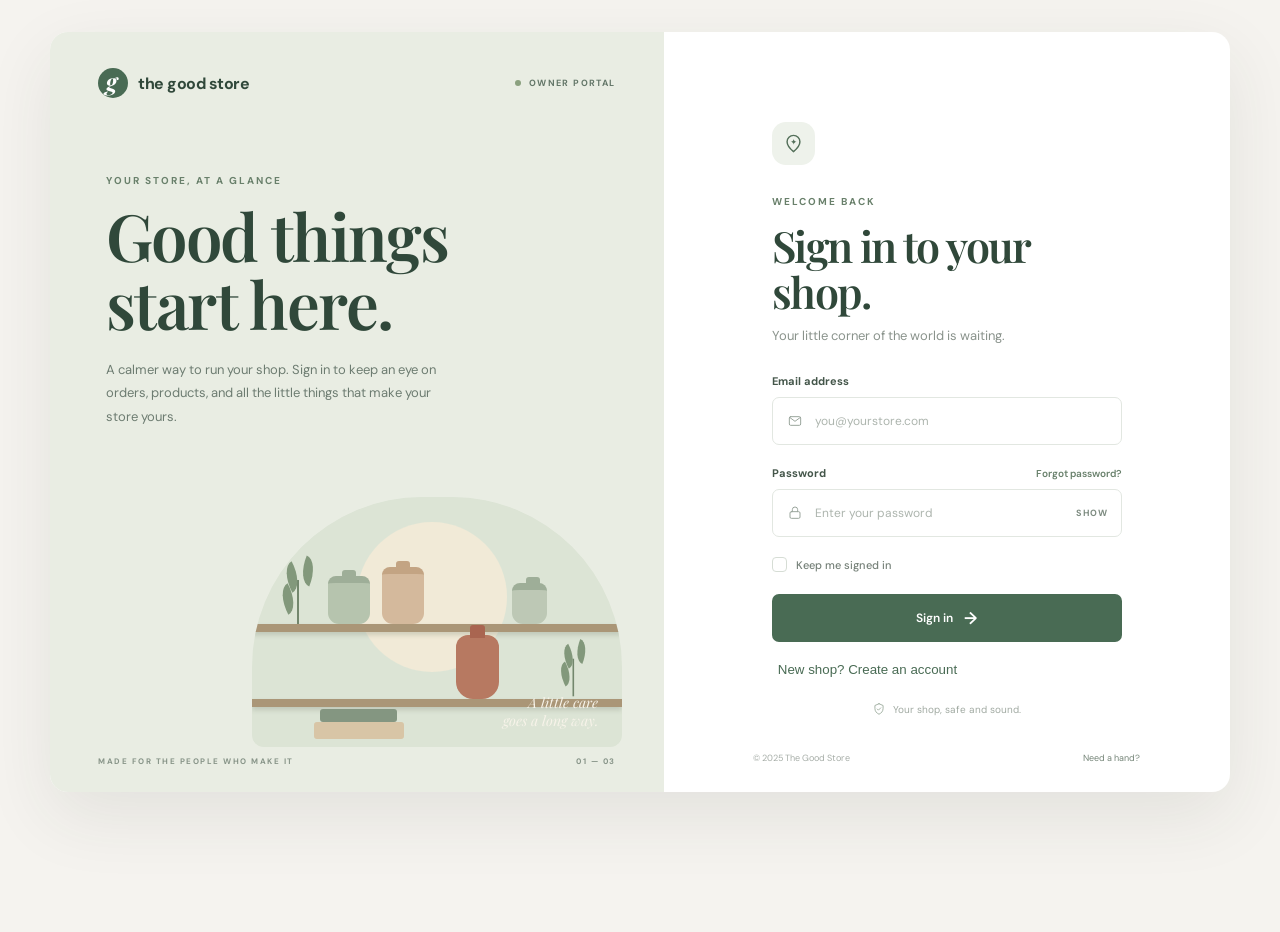
<file: Shop owner log in screen/shop-owner-login.html>
<!doctype html>
<html lang="en">
<head>
  <meta charset="utf-8">
  <meta name="viewport" content="width=device-width, initial-scale=1">
  <meta name="theme-color" content="#f5f3ef">
  <title>Sign in · The Good Store</title>
  <link rel="preconnect" href="https://fonts.googleapis.com">
  <link rel="preconnect" href="https://fonts.gstatic.com" crossorigin>
  <link href="https://fonts.googleapis.com/css2?family=DM+Sans:wght@400;500;600;700&family=Playfair+Display:wght@600;700&display=swap" rel="stylesheet">
  <link rel="stylesheet" href="shop-owner-login.css">
</head>
<body>
  <main class="login-layout">
    <section class="brand-panel" aria-label="The Good Store">
      <div class="brand-top">
        <a class="brand" href="#" aria-label="The Good Store home">
          <span class="brand-mark" aria-hidden="true">g</span>
          <span>the good store</span>
        </a>
        <span class="owner-label"><span class="status-dot"></span> OWNER PORTAL</span>
      </div>

      <div class="brand-copy">
        <p class="eyebrow">YOUR STORE, AT A GLANCE</p>
        <h1>Good things<br>start here.</h1>
        <p class="intro">A calmer way to run your shop. Sign in to keep an eye on orders, products, and all the little things that make your store yours.</p>
      </div>

      <div class="store-art" aria-hidden="true">
        <div class="sun"></div>
        <div class="plant plant-left"><i></i><i></i><i></i><b></b></div>
        <div class="plant plant-right"><i></i><i></i><i></i><b></b></div>
        <div class="shelf shelf-one"></div><div class="shelf shelf-two"></div>
        <div class="jar jar-one"><span></span></div>
        <div class="jar jar-two"><span></span></div>
        <div class="jar jar-three"><span></span></div>
        <div class="vase"><span></span></div>
        <div class="book book-one"></div><div class="book book-two"></div>
        <div class="art-note">A little care<br>goes a long way.</div>
      </div>
      <div class="brand-footer"><span>MADE FOR THE PEOPLE WHO MAKE IT</span><span>01 — 03</span></div>
    </section>

    <section class="form-panel">
      <div class="mobile-brand"><span class="brand-mark" aria-hidden="true">g</span> the good store</div>
      <div class="form-wrap">
        <div class="welcome-icon" aria-hidden="true"><svg viewBox="0 0 24 24" fill="none"><path d="M12 3.5c-3.7 0-6.7 3-6.7 6.7 0 4.8 6.7 10.3 6.7 10.3s6.7-5.5 6.7-10.3c0-3.7-3-6.7-6.7-6.7Z" stroke="currentColor" stroke-width="1.5"/><path d="M9.2 10.2c1.5.1 2.9 1.5 3 3 .1-1.5 1.5-2.9 3-3-1.5-.1-2.9-1.5-3-3-.1 1.5-1.5 2.9-3 3Z" fill="currentColor"/></svg></div>
        <p class="eyebrow">WELCOME BACK</p>
        <h2>Sign in to your<br>shop.</h2>
        <p class="form-intro">Your little corner of the world is waiting.</p>

        <form id="owner-login-form">
          <div id="shop-name-field" hidden><label for="shop-name">Shop name</label><div class="input-wrap"><input id="shop-name" name="shopName" type="text" maxlength="150" placeholder="Your shop name"></div></div>
          <label for="email">Email address</label>
          <div class="input-wrap"><svg viewBox="0 0 24 24" aria-hidden="true"><rect x="3.5" y="5.5" width="17" height="13" rx="2"/><path d="m4.5 7 7.5 5.5L19.5 7"/></svg><input id="email" name="email" type="email" placeholder="you@yourstore.com" autocomplete="username" required></div>

          <div class="password-heading"><label for="password">Password</label><a href="#forgot">Forgot password?</a></div>
          <div class="input-wrap"><svg viewBox="0 0 24 24" aria-hidden="true"><rect x="4.5" y="10" width="15" height="10" rx="2"/><path d="M8 10V7a4 4 0 0 1 8 0v3"/></svg><input id="password" name="password" type="password" placeholder="Enter your password" autocomplete="current-password" required><button class="show-password" type="button" aria-label="Show password">SHOW</button></div>

          <label class="remember"><input type="checkbox" name="remember"><span class="checkmark"></span><span>Keep me signed in</span></label>
          <button class="submit-button" type="submit">Sign in <span aria-hidden="true">→</span></button>
          <p id="login-message" role="status"></p>
          <p><button type="button" id="register-toggle" style="border:0;background:none;color:#496b54;cursor:pointer">New shop? Create an account</button></p>
        </form>
        <div class="secure-note"><svg viewBox="0 0 24 24" aria-hidden="true"><path d="M12 3 5 6v5c0 4.7 3 8.2 7 10 4-1.8 7-5.3 7-10V6l-7-3Z"/><path d="m9 12 2 2 4-4"/></svg> Your shop, safe and sound.</div>
      </div>
      <footer class="form-footer"><span>© 2025 The Good Store</span><a href="#help">Need a hand?</a></footer>
    </section>
  </main>
  <script>
    let registering = false;
    document.querySelector('#register-toggle').addEventListener('click', function () {
      registering = !registering;
      document.querySelector('#shop-name-field').hidden = !registering;
      document.querySelector('#shop-name').required = registering;
      document.querySelector('.submit-button').textContent = registering ? 'Create account' : 'Sign in';
      this.textContent = registering ? 'Already have an account? Sign in' : 'New shop? Create an account';
      document.querySelector('#login-message').textContent = '';
    });
    document.querySelector('#owner-login-form').addEventListener('submit', async function (event) {
      event.preventDefault();
      const message = document.querySelector('#login-message');
      const body = { email: document.querySelector('#email').value, password: document.querySelector('#password').value, shopName: document.querySelector('#shop-name').value };
      try {
        const response = await fetch(registering ? '/api/register' : '/api/login', { method: 'POST', headers: { 'Content-Type': 'application/json' }, body: JSON.stringify(body) });
        if (!response.ok) throw new Error(registering ? 'Could not create account. Use a valid email and a password of at least 10 characters.' : 'Email or password is incorrect.');
        location.href = 'food-reservation.html';
      } catch (error) { message.textContent = error.message; }
    });
    document.querySelector('.show-password').addEventListener('click', function () {
      const password = document.querySelector('#password');
      const showing = password.type === 'password';
      password.type = showing ? 'text' : 'password';
      this.textContent = showing ? 'HIDE' : 'SHOW';
      this.setAttribute('aria-label', showing ? 'Hide password' : 'Show password');
    });
  </script>
</body>
</html>
</file>
<file: Shop owner log in screen/shop-owner-login.css>
* { box-sizing: border-box; }
:root { color-scheme: light; --ink: #263c32; --muted: #77827a; --green: #496b54; --line: #e5e8e2; }
body { margin: 0; min-height: 100vh; background: #f5f3ef; color: var(--ink); font-family: 'DM Sans', sans-serif; -webkit-font-smoothing: antialiased; }
a { color: inherit; }
.login-layout { width: min(1180px, calc(100% - 64px)); min-height: min(760px, calc(100vh - 64px)); margin: 32px auto; display: grid; grid-template-columns: 1.04fr .96fr; background: #fff; border-radius: 18px; overflow: hidden; box-shadow: 0 24px 70px rgba(39, 53, 43, .09); }
.brand-panel { min-height: 700px; position: relative; overflow: hidden; padding: 36px 48px 26px; background: #e9ede3; display: flex; flex-direction: column; }
.brand-top, .brand, .owner-label, .brand-footer { display: flex; align-items: center; }
.brand-top { justify-content: space-between; position: relative; z-index: 2; }
.brand { text-decoration: none; gap: 10px; color: #30483a; font-size: 16px; font-weight: 700; letter-spacing: -.5px; }
.brand-mark { display: grid; place-items: center; width: 30px; height: 30px; border-radius: 50%; background: #496b54; color: #fff; font-family: 'Playfair Display', serif; font-size: 24px; font-style: italic; line-height: 1; padding: 0 3px 4px 0; }
.owner-label { gap: 8px; font-size: 9px; letter-spacing: 1.4px; font-weight: 700; color: #637668; }
.status-dot { width: 6px; height: 6px; background: #8ba17f; border-radius: 50%; }
.brand-copy { position: relative; z-index: 2; margin: 76px 0 0 8px; max-width: 385px; }
.eyebrow { margin: 0 0 14px; color: #69806b; font-size: 10px; font-weight: 700; letter-spacing: 2px; }
h1, h2 { font-family: 'Playfair Display', Georgia, serif; font-weight: 600; letter-spacing: -1.6px; }
h1 { margin: 0; font-size: clamp(48px, 5.1vw, 67px); line-height: 1.04; color: #30483a; }
.intro { max-width: 345px; margin: 21px 0 0; color: #6d7c71; font-size: 13px; line-height: 1.8; }
.store-art { position: absolute; right: 42px; bottom: 45px; width: 370px; height: 250px; border-radius: 170px 170px 12px 12px; background: #dce4d5; overflow: hidden; }
.sun { position: absolute; width: 150px; height: 150px; top: 25px; left: 105px; border-radius: 50%; background: #f1ead7; }
.shelf { position: absolute; left: 0; right: 0; height: 8px; background: #aa9677; box-shadow: 0 3px 5px #87907f55; }
.shelf-one { top: 127px; }.shelf-two { top: 202px; }
.jar { position: absolute; bottom: 123px; width: 42px; height: 48px; border-radius: 8px 8px 11px 11px; background: #b6c4ae; border-top: 7px solid #9eae98; }
.jar span { position: absolute; top: -13px; left: 14px; width: 14px; height: 8px; border-radius: 3px 3px 0 0; background: #9eae98; }
.jar-one { left: 76px; }.jar-two { left: 130px; height: 57px; background: #d4b99c; border-color: #c3a483; }.jar-two span { background: #c3a483; }
.jar-three { left: 260px; width: 35px; height: 41px; background: #bdc8b5; }
.vase { position: absolute; bottom: 48px; left: 204px; width: 43px; height: 64px; border-radius: 12px 12px 17px 17px; background: #b77961; }
.vase:before { content: ''; position: absolute; left: 14px; top: -10px; width: 15px; height: 13px; border-radius: 3px 3px 0 0; background: #a96550; }
.plant { position: absolute; bottom: 126px; width: 45px; height: 65px; }
.plant-left { left: 25px; }.plant-right { right: 25px; bottom: 49px; transform: scale(.8); }
.plant b { position: absolute; left: 20px; top: 24px; width: 2px; height: 47px; background: #73876d; }
.plant i { position: absolute; z-index: 1; width: 14px; height: 28px; border-radius: 100% 0 100% 0; background: #82987b; transform: rotate(-28deg); }
.plant i:nth-child(1) { left: 8px; top: 7px; }.plant i:nth-child(2) { left: 24px; top: 1px; transform: scaleX(-1) rotate(-22deg); }.plant i:nth-child(3) { left: 4px; top: 29px; }
.book { position: absolute; bottom: 8px; width: 90px; height: 17px; border-radius: 3px; background: #d8c5a6; }.book-one { left: 62px; }.book-two { left: 68px; bottom: 25px; width: 77px; height: 13px; background: #849681; }
.art-note { position: absolute; right: 24px; bottom: 17px; color: #f7f3e9; font-family: 'Playfair Display', serif; font-size: 14px; font-style: italic; line-height: 1.3; text-align: right; }
.brand-footer { justify-content: space-between; margin-top: auto; position: relative; z-index: 2; color: #879488; font-size: 8px; font-weight: 700; letter-spacing: 1.5px; }
.form-panel { display: flex; flex-direction: column; justify-content: center; padding: 54px clamp(42px, 7vw, 96px) 28px; }
.form-wrap { width: 100%; max-width: 350px; margin: auto; }
.welcome-icon { width: 43px; height: 43px; display: grid; place-items: center; border-radius: 14px; background: #eef2eb; color: #54705a; margin-bottom: 30px; }
.welcome-icon svg { width: 23px; height: 23px; }
h2 { margin: 0; color: #30483a; font-size: 43px; line-height: 1.08; }
.form-intro { margin: 13px 0 30px; color: #8a938c; font-size: 13px; }
form label { display: block; margin-bottom: 9px; color: #44564a; font-size: 11px; font-weight: 700; }
.input-wrap { position: relative; height: 48px; display: flex; align-items: center; border: 1px solid #e2e7e1; border-radius: 7px; margin-bottom: 21px; transition: border-color .2s, box-shadow .2s; }
.input-wrap:focus-within { border-color: #79927b; box-shadow: 0 0 0 3px #eaf0e8; }
.input-wrap > svg { width: 16px; height: 16px; margin: 0 12px 0 14px; stroke: #9ba69d; stroke-width: 1.5; fill: none; stroke-linecap: round; stroke-linejoin: round; flex: none; }
.input-wrap input { min-width: 0; flex: 1; height: 100%; padding: 0 12px 0 0; border: 0; outline: 0; background: transparent; color: #30483a; font: 12px 'DM Sans', sans-serif; }
.input-wrap input::placeholder { color: #adb5ae; }
.password-heading { display: flex; align-items: center; justify-content: space-between; }
.password-heading a { margin-bottom: 9px; font-size: 10px; text-decoration: none; font-weight: 600; color: #69816c; }
.show-password { border: 0; background: none; padding: 8px 13px; color: #7d8b80; font: 700 9px 'DM Sans', sans-serif; letter-spacing: .7px; cursor: pointer; }
.remember { display: flex !important; align-items: center; gap: 9px; margin: -1px 0 22px !important; color: #758078 !important; font-size: 11px !important; font-weight: 500 !important; cursor: pointer; }
.remember input { position: absolute; opacity: 0; }
.checkmark { width: 15px; height: 15px; border: 1px solid #d6ddd5; border-radius: 4px; background: #fff; }
.remember input:checked + .checkmark { background: #496b54; border-color: #496b54; box-shadow: inset 0 0 0 3px #fff; }
.remember input:focus-visible + .checkmark { outline: 2px solid #91a694; outline-offset: 2px; }
.submit-button { width: 100%; height: 48px; display: flex; justify-content: center; align-items: center; gap: 11px; border: 0; border-radius: 7px; background: #496b54; color: white; font: 600 12px 'DM Sans', sans-serif; cursor: pointer; transition: background .2s, transform .2s; }
.submit-button span { font-size: 17px; line-height: 1; }
.submit-button:hover { background: #3c5d47; transform: translateY(-1px); }
.secure-note { display: flex; align-items: center; justify-content: center; gap: 7px; margin-top: 23px; color: #a1aaa2; font-size: 10px; }
.secure-note svg { width: 14px; height: 14px; fill: none; stroke: #9aaa9b; stroke-width: 1.5; stroke-linecap: round; stroke-linejoin: round; }
.form-footer { display: flex; justify-content: space-between; color: #a6ada7; font-size: 9px; }
.form-footer a { color: #748477; text-decoration: none; }
.mobile-brand { display: none; }
@media (max-width: 800px) { .login-layout { width: min(580px, calc(100% - 32px)); min-height: calc(100vh - 32px); margin: 16px auto; grid-template-columns: 1fr; } .brand-panel { display: none; } .form-panel { padding: 30px 34px 22px; min-height: calc(100vh - 32px); } .mobile-brand { display: flex; align-items: center; gap: 9px; margin: 0 auto 35px; color: #30483a; font-size: 15px; font-weight: 700; } .form-wrap { margin: auto; } }
@media (max-width: 420px) { .login-layout { width: 100%; min-height: 100vh; margin: 0; border-radius: 0; } .form-panel { padding: 24px 26px 20px; min-height: 100vh; } h2 { font-size: 39px; } .welcome-icon { margin-bottom: 24px; } }
</file>
